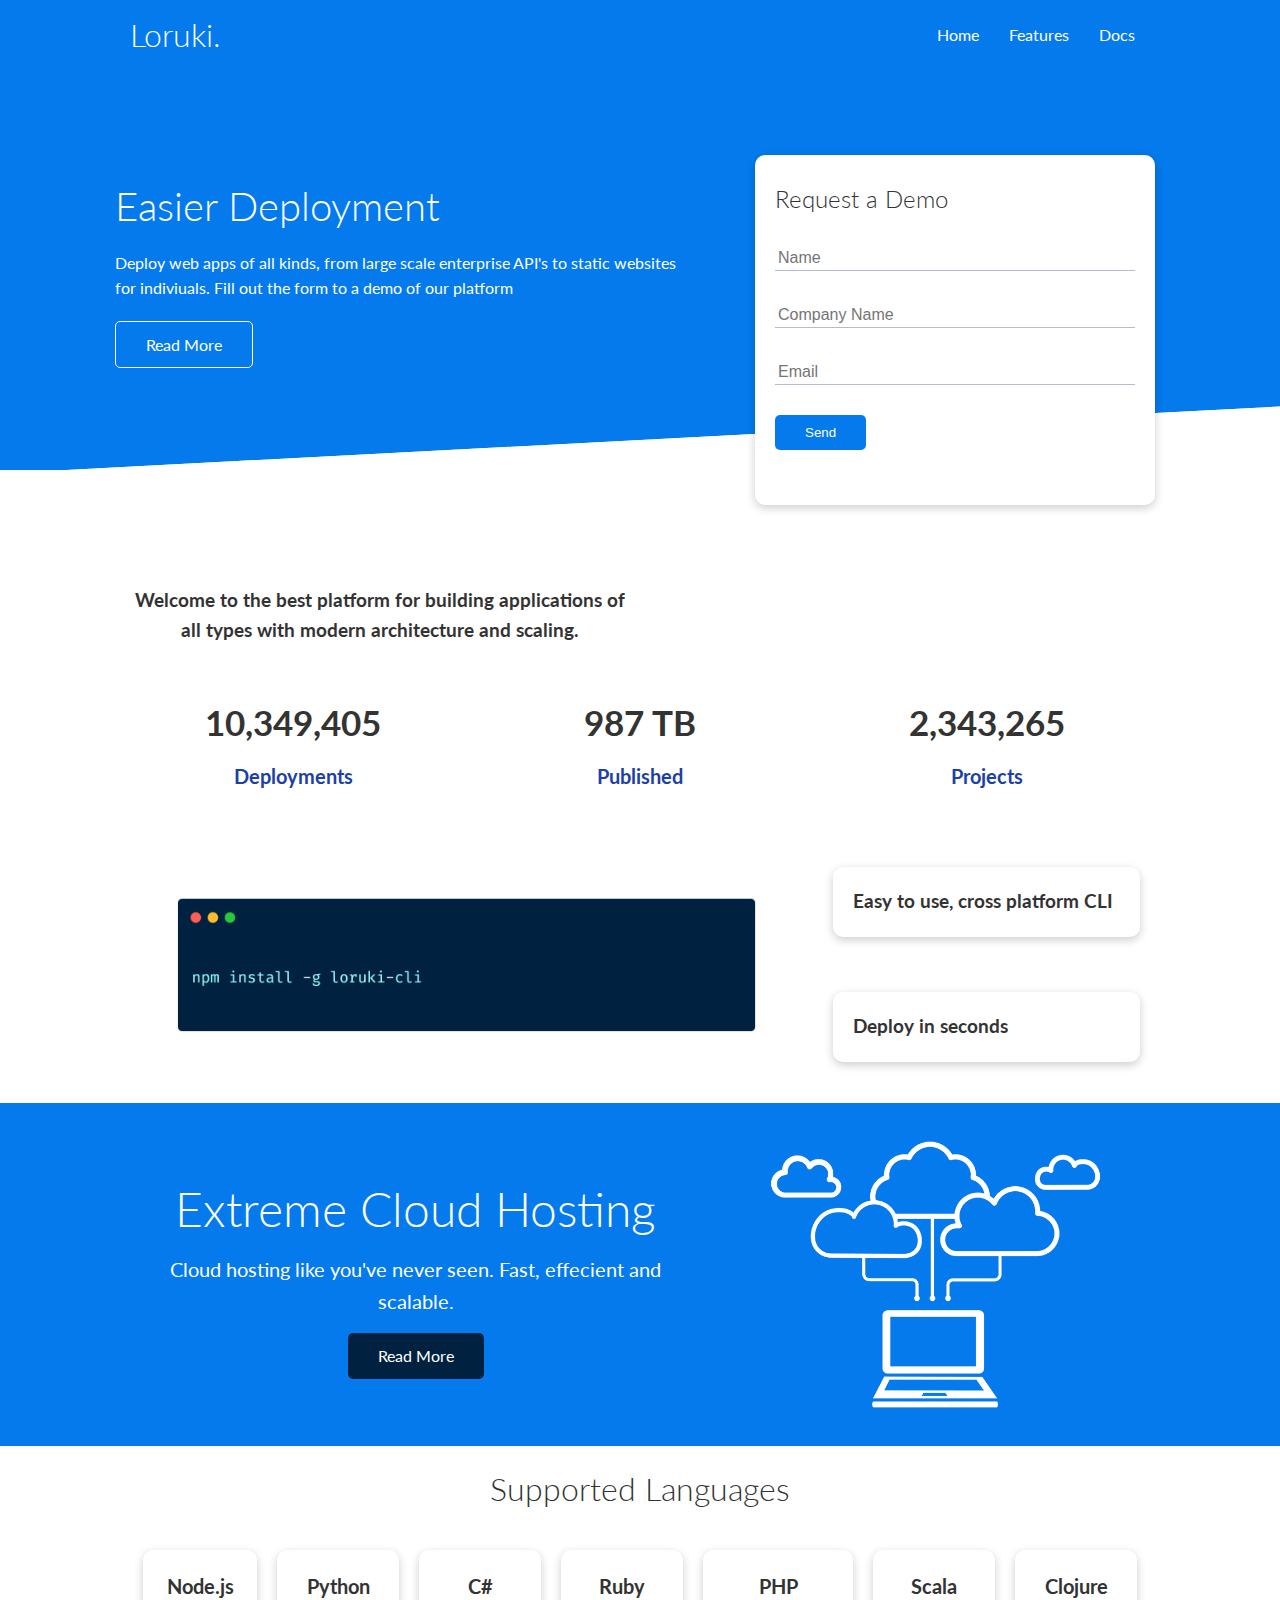
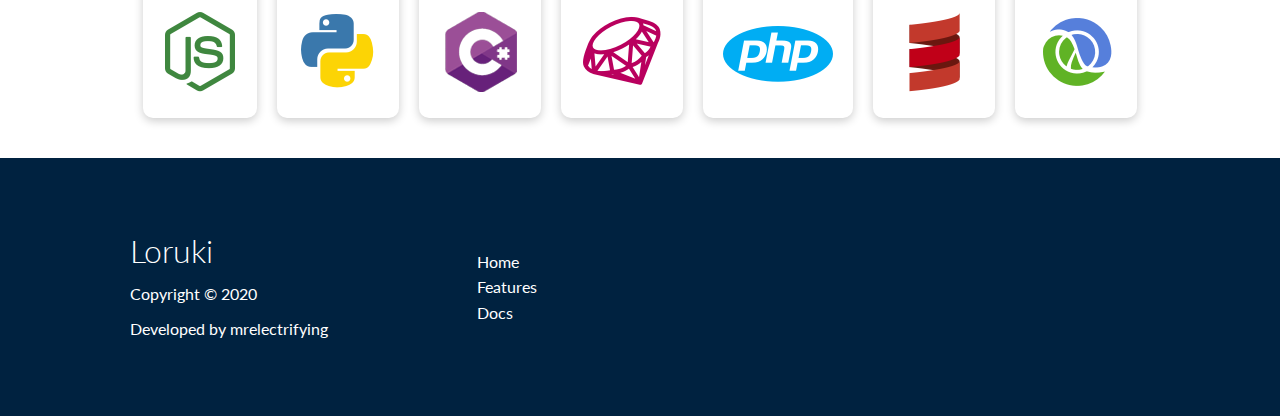
<file: index.html>
<!DOCTYPE html>
<html lang="en">
<head>
    <meta charset="UTF-8">
    <meta name="viewport" content="width=device-width, initial-scale=1.0">
    <link rel="stylesheet" href="https://cdnjs.cloudflare.com/ajax/libs/font-awesome/5.15.1/css/all.min.css" integrity="sha512-+4zCK9k+qNFUR5X+cKL9EIR+ZOhtIloNl9GIKS57V1MyNsYpYcUrUeQc9vNfzsWfV28IaLL3i96P9sdNyeRssA==" crossorigin="anonymous" />
    <link rel="stylesheet" href="css/style.css">
    <link rel="stylesheet" href="css/utilities.css">
    <title>Loruki | Cloud Hosting For Everyone</title>
</head>
<body>
    <!-- Navbar -->
    <div class="navbar">
        <div class="container flex">
            <h1 class="logo" >Loruki.</h1>
            
            <nav>
                <ul>
                    <li><a href="index.html">Home</a></li>
                    <li><a href="features.html">Features</a></li>
                    <li><a href="docs.html">Docs</a></li>
                </ul>
            </nav>
        </div>
    </div>

    <!-- Showcase -->
    <section class="showcase">
        <div class="container grid">
            <div class="showcase-text">
                <h1>Easier Deployment</h1>
                <p>Deploy web apps of all kinds, from large scale enterprise API's to static websites for indiviuals. Fill out the form to a demo of our platform</p>
                <a href="features.html" class="btn btn-outline">Read More</a>
            </div>

            <div class="showcase-form card">
                <h2>Request a Demo</h2>
                <form>
                    <div class="form-control">
                        <input type="text" name="name" placeholder="Name" required>
                    </div>
                    <div class="form-control">
                        <input type="text" name="company" placeholder="Company Name" required>
                    </div>
                    <div class="form-control">
                        <input type="email" name="email" placeholder="Email" required>
                    </div>
                    <input type="submit" value="Send" class="btn btn-primary">
                </form>
            </div>
        </div>
    </section>

    <!-- Stats -->
    <section class="stats">
        <div class="container">
            <h3 class="stats-heading text-center my-1">
                Welcome to the best platform for building applications of all types with modern architecture and scaling.
            </h3>

            <div class="grid grid-3 text-center my-4">
                <div>
                    <i class="fas fa-server fa-3x"></i>
                    <h3>10,349,405</h3>
                    <p class="text-secondary">Deployments</p>
                </div>
                <div><i class="fas fa-upload fa-3x"></i>
                    <h3>987 TB</h3>
                    <p class="text-secondary">Published</p></div>
                <div>
                    <i class="fas fa-project-diagram fa-3x"></i>
                    <h3>2,343,265</h3>
                    <p class="text-secondary">Projects</p>
                </div>
            </div>
        </div>
    </section>

    <!-- CLI -->
    <section class="cli">
        <div class="container grid">
            <img src="images/cli.png" alt="CLI">
            <div class="card">
                <h3>Easy to use, cross platform CLI</h3>
            </div>
            <div class="card">
                <h3>Deploy in seconds</h3>
            </div>
        </div>
    </section>

    <!-- Cloud -->
    <section class="cloud bg-primary my-2 py-2">
        <div class="container grid">
            <div class="text-center">
                <h2 class="lg">Extreme Cloud Hosting</h2>
                <p class="lead my-1">
                    Cloud hosting like you've never seen. Fast, effecient and scalable.
                </p>
                <a href="features.html" class="btn btn-dark">Read More</a>
            </div>
            <img src="images/cloud.png" alt="Cloud">
        </div>
    </section>

    <!-- Languages -->
    <section class="languages">
        <h2 class="md text-center my-2">
            Supported Languages
        </h2>
        <div class="container flex">
            <div class="card">
                <h4>Node.js</h4>
                <img src="images/logos/node.png" alt="node.js">
            </div>
            <div class="card">
                <h4>Python</h4>
                <img src="images/logos/python.png" alt="">
              </div>
              <div class="card">
                <h4>C#</h4>
                <img src="images/logos/csharp.png" alt="">
              </div>
              <div class="card">
                <h4>Ruby</h4>
                <img src="images/logos/ruby.png" alt="">
              </div>
              <div class="card">
                <h4>PHP</h4>
                <img src="images/logos/php.png" alt="">
              </div>
              <div class="card">
                <h4>Scala</h4>
                <img src="images/logos/scala.png" alt="">
              </div>
              <div class="card">
                <h4>Clojure</h4>
                <img src="images/logos/clojure.png" alt="">
              </div>
        </div>
    </section>

    <!-- Footer -->
    <footer class="footer bg-dark py-5">
        <div class="container grid grid-3">
            <div>
                <h1>Loruki</h1>
                <p>Copyright &copy; 2020</p>
                <p class="credits">Developed by <a href="https://ahmar46.github.io/ahmar_portfolio" target="_blank">mrelectrifying</a></p>
            </div>
            <nav>
                <ul>
                    <li><a href="index.html">Home</a></li>
                    <li><a href="features.html">Features</a></li>
                    <li><a href="docs.html">Docs</a></li>
                </ul>
            </nav>
            <div class="social">
                <a href="https://github.com/ahmar46" target="_blank" ><i class="fab fa-github fa-2x"></i></a>
                <a href="https://instagram.com/electrifying_codes" target="_blank"><i class="fab fa-instagram fa-2x"></i></a>
                <a href="https://codepen.io/ahmar46" target="_blank"><i class="fab fa-codepen fa-2x"></i></a>
                <a href="https://twitter.com/mrelectrifying" target="_blank"><i class="fab fa-twitter fa-2x"></i></a>
            </div>
        </div>
    </footer>
</body>
</html>
</file>
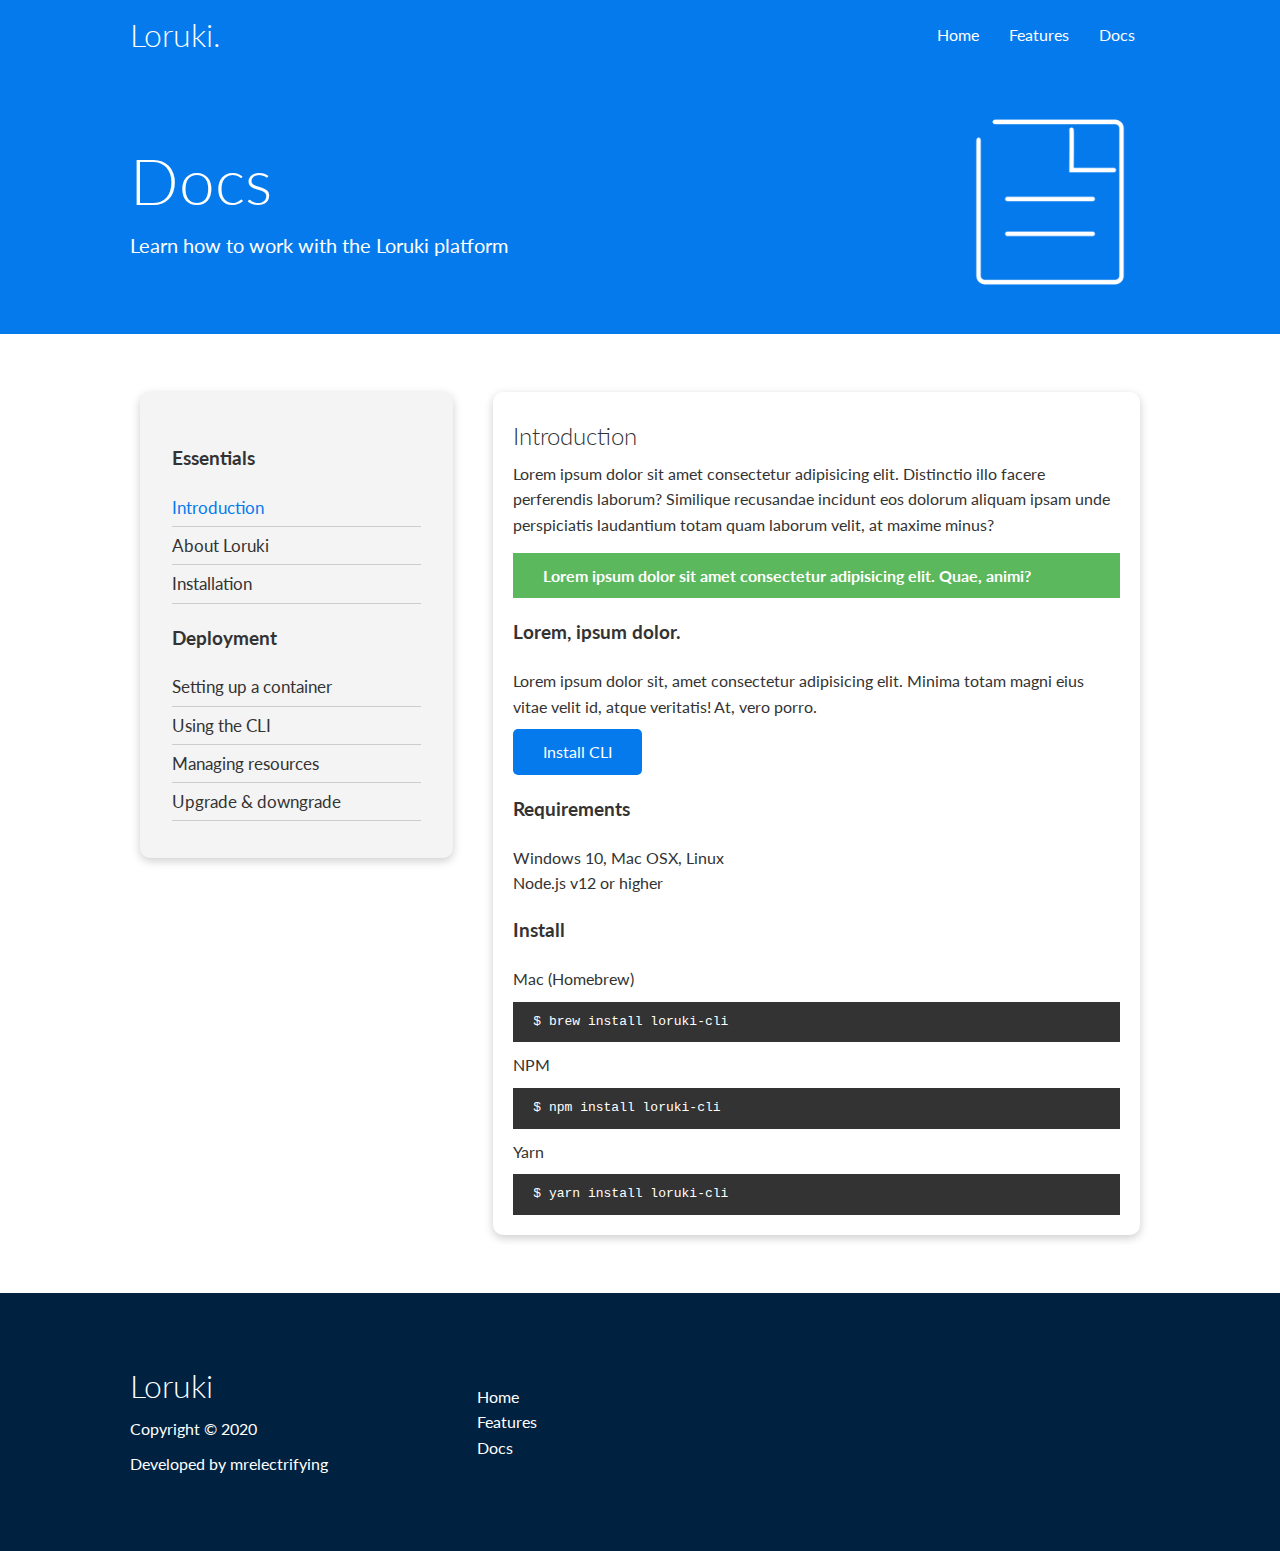
<file: docs.html>
<!DOCTYPE html>
<html lang="en">
<head>
    <meta charset="UTF-8">
    <meta name="viewport" content="width=device-width, initial-scale=1.0">
    <link rel="stylesheet" href="https://cdnjs.cloudflare.com/ajax/libs/font-awesome/5.15.1/css/all.min.css" integrity="sha512-+4zCK9k+qNFUR5X+cKL9EIR+ZOhtIloNl9GIKS57V1MyNsYpYcUrUeQc9vNfzsWfV28IaLL3i96P9sdNyeRssA==" crossorigin="anonymous" />
    <link rel="stylesheet" href="css/utilities.css">
    <link rel="stylesheet" href="css/style.css">
    <title>Loruki | Cloud Hosting For Everyone</title>
</head>
<body>
    <!-- Navbar -->
    <div class="navbar">
        <div class="container flex">
            <h1 class="logo">Loruki.</h1>
            <nav>
                <ul>
                    <li><a href="index.html">Home</a></li>
                    <li><a href="features.html">Features</a></li>
                    <li><a href="docs.html">Docs</a></li>
                </ul>
            </nav>
        </div>
    </div>

    <!-- Head -->
    <section class="docs-head bg-primary py-3">
        <div class="container grid">
            <div>
                <h1 class="xl">Docs</h1>
                <p class="lead">
                    Learn how to work with the Loruki platform
                </p>
            </div>
            <img src="images/docs.png" alt="">
        </div>
    </section>

    <!-- Docs main -->
    <section class="docs-main my-4">
        <div class="container grid">
            <div class="card bg-light p-3">
                <h3 class="my-2">Essentials</h3>
                <nav>
                    <ul>
                        <li><a class="text-primary" href="#">Introduction</a></li>
                        <li><a href="#">About Loruki</a></li>
                        <li><a href="#">Installation</a></li>
                    </ul>
                </nav>

                <h3 class="my-2">Deployment</h3>
                <nav>
                    <ul>
                        <li><a href="#">Setting up a container</a></li>
							<li><a href="#">Using the CLI</a></li>
							<li><a href="#">Managing resources</a></li>
							<li><a href="#">Upgrade & downgrade</a></li>
                    </ul>
                </nav>
            </div>
            <div class="card">
                <h2>Introduction</h2>
                <p>Lorem ipsum dolor sit amet consectetur adipisicing elit. Distinctio illo facere perferendis laborum? Similique recusandae incidunt eos dolorum aliquam ipsam unde perspiciatis laudantium totam quam laborum velit, at maxime minus?</p>

                <div class="alert alert-success">
                    <i class="fas fa-info"></i> Lorem ipsum dolor sit amet consectetur adipisicing elit. Quae, animi?
                </div>

                <h3>Lorem, ipsum dolor.</h3>
                <p>Lorem ipsum dolor sit, amet consectetur adipisicing elit. Minima totam magni eius vitae velit id, atque veritatis! At, vero porro.</p>
                <a href="#" class="btn btn-primary">Install CLI</a>

                <h3>Requirements</h3>
                <ul>
                    <li>Windows 10, Mac OSX, Linux</li>
                    <li>Node.js v12 or higher</li>
                </ul>

                <h3>Install</h3>
                <p>Mac (Homebrew)</p>
                <pre><code>$ brew install loruki-cli</code></pre>
                <p>NPM</p>
                <pre><code>$ npm install loruki-cli</code></pre>
                <p>Yarn</p>
                <pre><code>$ yarn install loruki-cli</code></pre>

            </div>
        </div>
    </section>
    
    <!-- Footer -->
    <footer class="footer bg-dark py-5">
        <div class="container grid grid-3">
            <div>
                <h1>Loruki
                </h1>
                <p>Copyright &copy; 2020</p>
                <p class="credits">Developed by <a href="https://ahmar46.github.io/ahmar_portfolio" target="_blank">mrelectrifying</a></p>
            </div>
            <nav>
                <ul>
                    <li><a href="index.html">Home</a></li>
                    <li><a href="features.html">Features</a></li>
                    <li><a href="docs.html">Docs</a></li>
                </ul>
            </nav>
            <div class="social">
                <a href="https://github.com/ahmar46" target="_blank" ><i class="fab fa-github fa-2x"></i></a>
                <a href="https://instagram.com/electrifying_codes" target="_blank"><i class="fab fa-instagram fa-2x"></i></a>
                <a href="https://codepen.io/ahmar46" target="_blank"><i class="fab fa-codepen fa-2x"></i></a>
                <a href="https://twitter.com/mrelectrifying" target="_blank"><i class="fab fa-twitter fa-2x"></i></a>
            </div>
        </div>
    </footer>
</body>
</html>
</file>
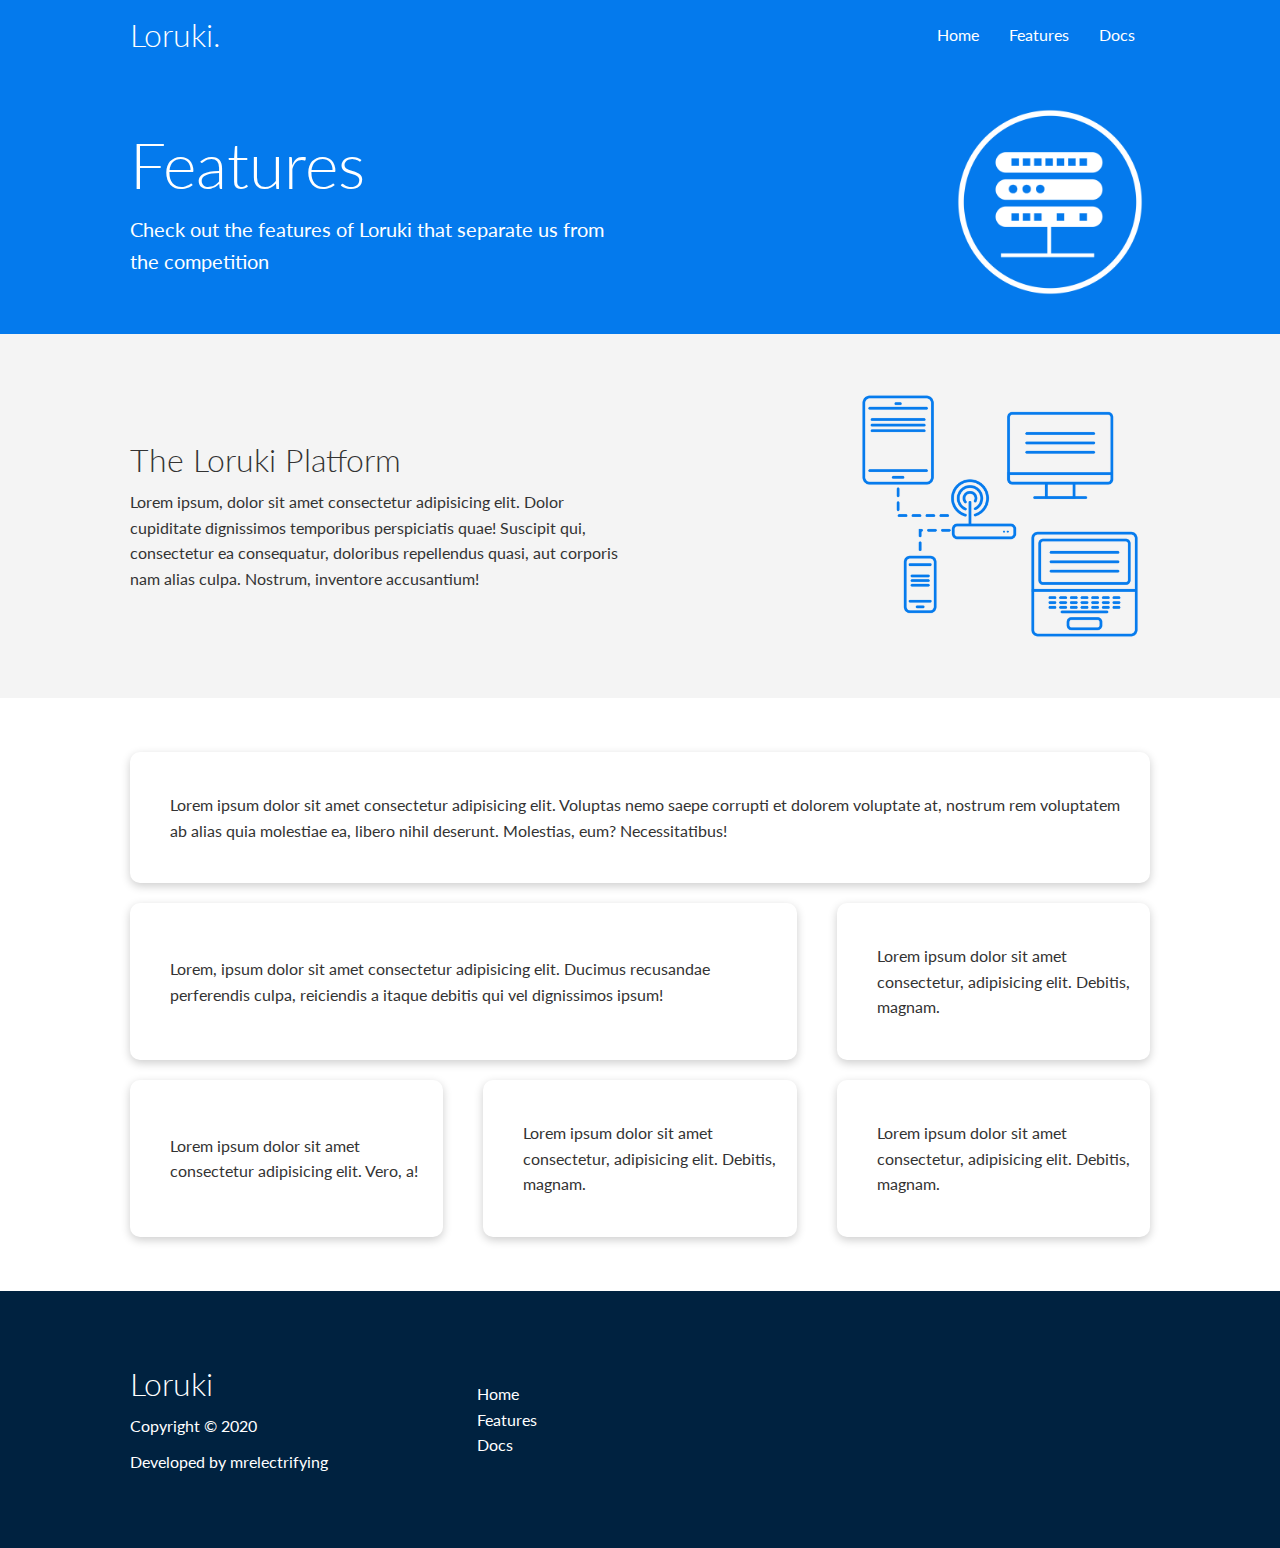
<file: features.html>
<!DOCTYPE html>
<html lang="en">
<head>
    <meta charset="UTF-8">
    <meta name="viewport" content="width=device-width, initial-scale=1.0">
    <link rel="stylesheet" href="https://cdnjs.cloudflare.com/ajax/libs/font-awesome/5.15.1/css/all.min.css" integrity="sha512-+4zCK9k+qNFUR5X+cKL9EIR+ZOhtIloNl9GIKS57V1MyNsYpYcUrUeQc9vNfzsWfV28IaLL3i96P9sdNyeRssA==" crossorigin="anonymous" />
    <link rel="stylesheet" href="css/utilities.css">
    <link rel="stylesheet" href="css/style.css">
    <title>Loruki | Cloud Hosting For Everyone</title>
</head>
<body>
    <!-- Navbar -->
    <div class="navbar">
        <div class="container flex">
            <h1 class="logo">Loruki.</h1>
            <nav>
                <ul>
                    <li><a href="index.html">Home</a></li>
                    <li><a href="features.html">Features</a></li>
                    <li><a href="docs.html">Docs</a></li>
                </ul>
            </nav>
        </div>
    </div>

    <!-- Head -->
    <section class="features-head bg-primary py-3">
        <div class="container grid">
            <div>
                <h1 class="xl">Features</h1>
                <p class="lead">
                    Check out the features of Loruki that separate us from the
						competition
                </p>
            </div>
            <img src="images/server.png" alt="">
        </div>
    </section>

    <!-- Sub head -->
    <section class="features-sub-head bg-light py-3">
        <div class="container grid">
            <div>
                <h1 class="md">The Loruki Platform</h1>
                <p>
                    Lorem ipsum, dolor sit amet consectetur adipisicing elit. Dolor cupiditate dignissimos temporibus perspiciatis quae! Suscipit qui, consectetur ea consequatur, doloribus repellendus quasi, aut corporis nam alias culpa. Nostrum, inventore accusantium!
                </p>
            </div>
            <img src="images/server2.png" alt="">
        </div>
    </section>

    <section class="features-main my-2">
        <div class="container grid grid-3">
            <div class="card flex">
                <i class="fas fa-server fa-3x"></i>
                <p>Lorem ipsum dolor sit amet consectetur adipisicing elit. Voluptas nemo saepe corrupti et dolorem voluptate at, nostrum rem voluptatem ab alias quia molestiae ea, libero nihil deserunt. Molestias, eum? Necessitatibus!</p>
            </div>
            <div class="card flex">
                <i class="fas fa-network-wired fa-3x"></i>
                <p>
                    Lorem, ipsum dolor sit amet consectetur adipisicing elit. Ducimus
                    recusandae perferendis culpa, reiciendis a itaque debitis qui vel
                    dignissimos ipsum!
                </p>
            </div>
            <div class="card flex">
                <i class="fas fa-laptop-code fa-3x"></i>
                <p>
                    Lorem ipsum dolor sit amet consectetur, adipisicing elit. Debitis,
                    magnam.
                </p>
            </div>
            <div class="card flex">
                <i class="fas fa-database fa-3x"></i>
                <p>
                    Lorem ipsum dolor sit amet consectetur adipisicing elit. Vero, a!
                </p>
            </div>
            <div class="card flex">
                <i class="fas fa-power-off fa-3x"></i>
                <p>
                    Lorem ipsum dolor sit amet consectetur, adipisicing elit. Debitis,
                    magnam.
                </p>
            </div>
            <div class="card flex">
                <i class="fas fa-upload fa-3x"></i>
                <p>
                    Lorem ipsum dolor sit amet consectetur, adipisicing elit. Debitis,
                    magnam.
                </p>
            </div>
        </div>
    </section>

    <!-- Footer -->
    <footer class="footer bg-dark py-5">
        <div class="container grid grid-3">
            <div>
                <h1>Loruki
                </h1>
                <p>Copyright &copy; 2020</p>
                <p class="credits">Developed by <a href="https://ahmar46.github.io/ahmar_portfolio" target="_blank">mrelectrifying</a></p>
            </div>
            <nav>
                <ul>
                    <li><a href="index.html">Home</a></li>
                    <li><a href="features.html">Features</a></li>
                    <li><a href="docs.html">Docs</a></li>
                </ul>
            </nav>
            <div class="social">
                <a href="https://github.com/ahmar46" target="_blank" ><i class="fab fa-github fa-2x"></i></a>
                <a href="https://instagram.com/electrifying_codes" target="_blank"><i class="fab fa-instagram fa-2x"></i></a>
                <a href="https://codepen.io/ahmar46" target="_blank"><i class="fab fa-codepen fa-2x"></i></a>
                <a href="https://twitter.com/mrelectrifying" target="_blank"><i class="fab fa-twitter fa-2x"></i></a>
            </div>
        </div>
    </footer>
</body>
</html>
</file>
<file: css/style.css>
@import url('https://fonts.googleapis.com/css2?family=Lato:wght@300&display=swap');

:root {
	--primary-color: #047aed;
	--secondary-color: #1c3fa8;
	--dark-color: #002240;
	--light-color: #f4f4f4;
	--success-color: #5cb85c;
	--error-color: #d9534f;
}

* {
	box-sizing: border-box;
	padding: 0;
	margin: 0;
}

body {
	font-family: 'Lato', sans-serif;
	color: #333;
	line-height: 1.6;
}

ul {
	list-style-type: none;
}

a {
	text-decoration: none;
	color: #333;
}

h1,
h2 {
	font-weight: 300;
	line-height: 1.2;
	margin: 10px 0;
}

p {
	margin: 10px 0;
}

img {
	width: 100%;
}

code,
pre {
	background: #333;
	color: #fff;
	padding: 10px;
}

.hidden {
	visibility: hidden;
	height: 0;
}

/* Navbar */
.navbar {
	background-color: var(--primary-color);
	color: #fff;
	height: 70px;
}

.navbar ul {
	display: flex;
}

.navbar a {
	color: #fff;
	padding: 10px;
	margin: 0 5px;
}

.navbar a:hover {
	border-bottom: 2px #fff solid;
}

.navbar .flex {
	justify-content: space-between;
}

/* Showcase */
.showcase {
	height: 400px;
	background-color: var(--primary-color);
	color: #fff;
	position: relative;
}

.showcase h1 {
	font-size: 40px;
}

.showcase p {
	margin: 20px 0;
}

.showcase .grid {
	overflow: visible;
	grid-template-columns: 55% 45%;
	gap: 30px;
}

.showcase-text {
	animation: slideInFromLeft 1s ease-in;
}

.showcase-form {
	position: relative;
	top: 60px;
	height: 350px;
	width: 400px;
	padding: 40px;
	z-index: 100;
	justify-self: flex-end;
	animation: slideInFromRight 1s ease-in;
}

.showcase-form .form-control {
	margin: 30px 0;
}

.showcase-form input[type='text'],
.showcase-form input[type='email'] {
	border: 0;
	border-bottom: 1px solid #b4becb;
	width: 100%;
	padding: 3px;
	font-size: 16px;
}

.showcase-form input:focus {
	outline: none;
}

.showcase::before,
.showcase::after {
	content: '';
	position: absolute;
	height: 100px;
	bottom: -70px;
	right: 0;
	left: 0;
	background: #fff;
	transform: skewY(-3deg);
	-webkit-transform: skewY(-3deg);
	-moz-transform: skewY(-3deg);
	-ms-transform: skewY(-3deg);
}

/* Stats */
.stats {
	padding-top: 100px;
	animation: slideInFromBottom 1s ease-in;
}

.stats-heading {
	max-width: 500px;
	margin: auto;
}

.stats .grid h3 {
	font-size: 35px;
}

.stats .grid p {
	font-size: 20px;
	font-weight: bold;
}

/* Cli */
.cli .grid {
	grid-template-columns: repeat(3, 1fr);
	grid-template-rows: repeat(2, 1fr);
}

.cli .grid > *:first-child {
	grid-column: 1 / span 2;
	grid-row: 1 / span 2;
}

/* Cloud */
.cloud .grid {
	grid-template-columns: 4fr 3fr;
}

/* Languages */

.languages .flex {
	flex-wrap: wrap;
}

.languages .card {
	text-align: center;
	margin: 18px 10px 40px;
	transition: transform 0.2s ease-in;
}

.languages .card h4 {
	font-size: 20px;
	margin-bottom: 10px;
}

.languages .card:hover {
	transform: translateY(-15px);
}

/* Features */
.features-head img,
.docs-head img {
	width: 200px;
	justify-self: flex-end;
}

.features-sub-head img {
	width: 300px;
	justify-self: flex-end;
}

.features-main .card > i {
	margin-right: 20px;
}

.features-main .grid {
	padding: 30px;
}

.features-main .grid > *:first-child {
	grid-column: 1 / span 3;
}

.features-main .grid > *:nth-child(2) {
	grid-column: 1 / span 2;
}

/* Docs */
.docs-main h3 {
	margin: 20px 0;
}

.docs-main .grid {
	grid-template-columns: 1fr 2fr;
	align-items: flex-start;
}

.docs-main nav li {
	font-size: 17px;
	padding-bottom: 5px;
	margin-bottom: 5px;
	border-bottom: 1px #ccc solid;
}

.docs-main a:hover {
	font-weight: bold;
}

/* Footer */
.footer .social a {
	margin: 0 10px;
}

/* Animations */
@keyframes slideInFromLeft {
	0% {
		transform: translateX(-100%);
	}

	100% {
		transform: translateX(0);
	}
}

@keyframes slideInFromRight {
	0% {
		transform: translateX(100%);
	}

	100% {
		transform: translateX(0);
	}
}

@keyframes slideInFromTop {
	0% {
		transform: translateY(-100%);
	}

	100% {
		transform: translateX(0);
	}
}

@keyframes slideInFromBottom {
	0% {
		transform: translateY(100%);
	}

	100% {
		transform: translateX(0);
	}
}

/* Tablets and under */
@media (max-width: 768px) {
	.grid,
	.showcase .grid,
	.stats .grid,
	.cli .grid,
	.cloud .grid,
	.features-main .grid,
	.docs-main .grid {
		grid-template-columns: 1fr;
		grid-template-rows: 1fr;
	}

	.showcase {
		height: auto;
	}

	.showcase-text {
		text-align: center;
		margin-top: 40px;
		animation: slideInFromTop 1s ease-in;
	}

	.showcase-form {
		justify-self: center;
		margin: auto;
		animation: slideInFromBottom 1s ease-in;
	}

	.cli .grid > *:first-child {
		grid-column: 1;
		grid-row: 1;
	}

	.features-head,
	.features-sub-head,
	.docs-head {
		text-align: center;
	}

	.features-head img,
	.features-sub-head img,
	.docs-head img {
		justify-self: center;
	}

	.features-main .grid > *:first-child,
	.features-main .grid > *:nth-child(2) {
		grid-column: 1;
	}
}

/* Mobile */
@media (max-width: 500px) {
	.navbar {
		height: 110px;
	}

	.navbar .flex {
		flex-direction: column;
	}

	.navbar ul {
		padding: 10px;
		background-color: rgba(0, 0, 0, 0.1);
	}
}
</file>
<file: css/utilities.css>
.container {
	max-width: 1100px;
	margin: 0 auto;
	overflow: auto;
	padding: 0 40px;
}

.card {
	background-color: #fff;
	color: #333;
	border-radius: 10px;
	box-shadow: 0 3px 10px rgba(0, 0, 0, 0.2);
	padding: 20px;
	margin: 10px;
}

.btn {
	display: inline-block;
	padding: 10px 30px;
	cursor: pointer;
	background: var(--primary-color);
	color: #fff;
	border: none;
	border-radius: 5px;
}

.btn-outline {
	background-color: transparent;
	border: 1px #fff solid;
}

.btn:hover {
	transform: scale(0.98);
}

/* Backgrounds & colored buttons */
.bg-primary,
.btn-primary {
	background-color: var(--primary-color);
	color: #fff;
}

.bg-secondary,
.btn-secondary {
	background-color: var(--secondary-color);
	color: #fff;
}

.bg-dark,
.btn-dark {
	background-color: var(--dark-color);
	color: #fff;
}

.bg-light,
.btn-light {
	background-color: var(--light-color);
	color: #333;
}

.bg-primary a,
.btn-primary a,
.bg-secondary a,
.btn-secondary a,
.bg-dark a,
.btn-dark a {
	color: #fff;
}

/* Text colors */
.text-primary {
	color: var(--primary-color);
}

.text-secondary {
	color: var(--secondary-color);
}

.text-dark {
	color: var(--dark-color);
}

.text-light {
	color: var(--light-color);
}

/* Text sizes */
.lead {
	font-size: 20px;
}

.sm {
	font-size: 1rem;
}

.md {
	font-size: 2rem;
}

.lg {
	font-size: 3rem;
}

.xl {
	font-size: 4rem;
}

.text-center {
	text-align: center;
}

/* Alert */
.alert {
	background-color: var(--light-color);
	padding: 10px 20px;
	font-weight: bold;
	margin: 15px 0;
}

.alert i {
	margin-right: 10px;
}

.alert-success {
	background-color: var(--success-color);
	color: #fff;
}

.alert-error {
	background-color: var(--error-color);
	color: #fff;
}

.flex {
	display: flex;
	justify-content: center;
	align-items: center;
	height: 100%;
}

.grid {
	display: grid;
	grid-template-columns: repeat(2, 1fr);
	gap: 20px;
	justify-content: center;
	align-items: center;
	height: 100%;
}

.grid-3 {
	grid-template-columns: repeat(3, 1fr);
}

/* Margin */
.my-1 {
	margin: 1rem 0;
}

.my-2 {
	margin: 1.5rem 0;
}

.my-3 {
	margin: 2rem 0;
}

.my-4 {
	margin: 3rem 0;
}

.my-5 {
	margin: 4rem 0;
}

.m-1 {
	margin: 1rem;
}

.m-2 {
	margin: 1.5rem;
}

.m-3 {
	margin: 2rem;
}

.m-4 {
	margin: 3rem;
}

.m-5 {
	margin: 4rem;
}

/* Padding */
.py-1 {
	padding: 1rem 0;
}

.py-2 {
	padding: 1.5rem 0;
}

.py-3 {
	padding: 2rem 0;
}

.py-4 {
	padding: 3rem 0;
}

.py-5 {
	padding: 4rem 0;
}

.p-1 {
	padding: 1rem;
}

.p-2 {
	padding: 1.5rem;
}

.p-3 {
	padding: 2rem;
}

.p-4 {
	padding: 3rem;
}

.p-5 {
	padding: 4rem;
}
</file>
